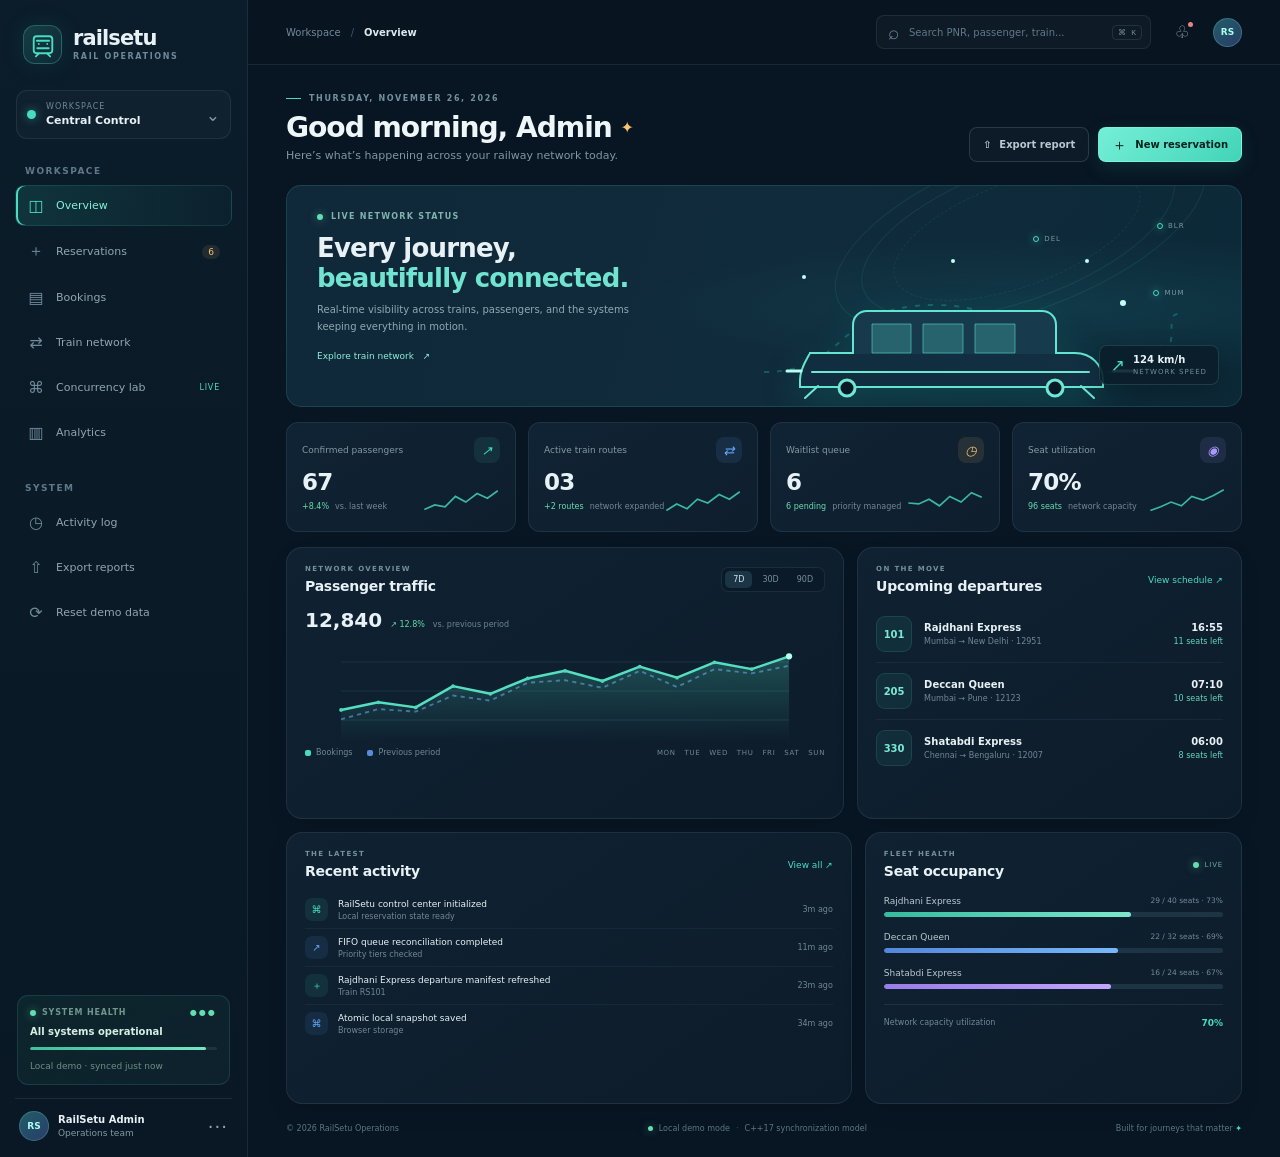
<file: web/index.html>
<!doctype html>
<html lang="en">
<head>
  <meta charset="utf-8">
  <meta name="viewport" content="width=device-width, initial-scale=1">
  <meta name="theme-color" content="#071725">
  <title>RailSetu — Operations Console</title>
  <link rel="stylesheet" href="styles.css">
</head>
<body>
  <div class="app-shell">
    <aside class="sidebar" aria-label="Primary navigation">
      <a class="brand" href="#" data-view-link="overview" aria-label="RailSetu home">
        <span class="brand-mark" aria-hidden="true">
          <svg viewBox="0 0 42 42" fill="none"><path d="M8 28.5V12.8c0-2.2 1.8-4 4-4h18c2.2 0 4 1.8 4 4v15.7c0 2.2-1.8 4-4 4H12c-2.2 0-4-1.8-4-4Z" stroke="currentColor" stroke-width="2.6"/><path d="M12.5 15h17M13 25.5h16M15 33l-4 4m16-4 4 4M15 19.5h.1m11.8 0h.1" stroke="currentColor" stroke-width="2.6" stroke-linecap="round"/></svg>
        </span>
        <span class="brand-copy"><b>railsetu</b><small>RAIL OPERATIONS</small></span>
      </a>

      <div class="workspace-switch">
        <span class="workspace-dot"></span>
        <span><small>WORKSPACE</small><b>Central Control</b></span>
        <span class="switch-chevron">⌄</span>
      </div>

      <p class="nav-label">WORKSPACE</p>
      <nav class="nav-list">
        <button class="nav-item active" data-view="overview"><span class="nav-icon">◫</span>Overview</button>
        <button class="nav-item" data-view="reservations"><span class="nav-icon">＋</span>Reservations <span class="nav-count" id="nav-wait-count">0</span></button>
        <button class="nav-item" data-view="bookings"><span class="nav-icon">▤</span>Bookings</button>
        <button class="nav-item" data-view="trains"><span class="nav-icon">⇄</span>Train network</button>
        <button class="nav-item" data-view="concurrency"><span class="nav-icon">⌘</span>Concurrency lab <span class="nav-live">LIVE</span></button>
        <button class="nav-item" data-view="analytics"><span class="nav-icon">▥</span>Analytics</button>
      </nav>

      <p class="nav-label nav-label-lower">SYSTEM</p>
      <nav class="nav-list">
        <button class="nav-item" data-view="activity"><span class="nav-icon">◷</span>Activity log</button>
        <button class="nav-item" data-action="export"><span class="nav-icon">⇧</span>Export reports</button>
        <button class="nav-item" data-action="reset"><span class="nav-icon">⟳</span>Reset demo data</button>
      </nav>

      <div class="sidebar-spacer"></div>
      <div class="sync-card">
        <div class="sync-heading"><span class="pulse-dot"></span> SYSTEM HEALTH <span>●●●</span></div>
        <strong>All systems operational</strong>
        <div class="sync-meter"><i></i></div>
        <small>Local demo · synced just now</small>
      </div>
      <div class="profile">
        <div class="avatar">RS</div>
        <div class="profile-copy"><b>RailSetu Admin</b><small>Operations team</small></div>
        <span class="icon-button profile-menu" aria-hidden="true">···</span>
      </div>
    </aside>

    <main class="main-content">
      <header class="topbar">
        <div class="breadcrumbs"><span>Workspace</span><b>/</b><strong id="breadcrumb-current">Overview</strong></div>
        <div class="topbar-tools">
          <label class="global-search"><span>⌕</span><input id="global-search" type="search" placeholder="Search PNR, passenger, train..." aria-label="Search"><kbd>⌘ K</kbd></label>
          <button class="icon-button notification-button" aria-label="Open activity log" data-view-link="activity">♧<i></i></button>
          <div class="top-avatar">RS</div>
        </div>
      </header>

      <div class="page-wrap">
        <section class="view active" id="view-overview">
          <div class="page-heading">
            <div><p class="eyebrow"><span class="eyebrow-line"></span> THURSDAY, NOVEMBER 26, 2026</p><h1>Good morning, Admin <span class="wave">✦</span></h1><p class="muted">Here’s what’s happening across your railway network today.</p></div>
            <div class="heading-actions"><button class="button button-quiet" data-action="export"><span>⇧</span> Export report</button><button class="button button-primary" data-action="new-booking"><span>＋</span> New reservation</button></div>
          </div>

          <div class="hero-panel">
            <div class="hero-copy"><div class="hero-tag"><span class="pulse-dot"></span> LIVE NETWORK STATUS</div><h2>Every journey,<br><em>beautifully connected.</em></h2><p>Real-time visibility across trains, passengers, and the systems keeping everything in motion.</p><button class="hero-link" data-view-link="trains">Explore train network <span>↗</span></button></div>
            <div class="hero-art" aria-hidden="true">
              <div class="orbit orbit-one"></div><div class="orbit orbit-two"></div><div class="orbit orbit-three"></div>
              <div class="route-node node-a"><i></i><span>DEL</span></div><div class="route-node node-b"><i></i><span>MUM</span></div><div class="route-node node-c"><i></i><span>BLR</span></div>
              <svg class="hero-train" viewBox="0 0 460 180" fill="none"><path d="M29 139C115 139 99 72 199 72s90 67 178 67 46-58 66-58" stroke="#1BDFC0" stroke-opacity=".28" stroke-width="2" stroke-dasharray="5 8"/><path d="M74 120h266c16 0 28 12 28 27v7H65v-7c0-15 12-27 9-27Z" fill="#112D3F" stroke="#64E5D2" stroke-width="2"/><path d="M118 121v-29c0-8 6-14 14-14h175c8 0 14 6 14 14v29" fill="#17384B" stroke="#64E5D2" stroke-width="2"/><path d="M137 91h39v29h-39zm51 0h40v29h-40zm52 0h40v29h-40z" fill="#57D8C8" fill-opacity=".26" stroke="#55D9C8" stroke-opacity=".6"/><path d="M77 139h277M83 153l-13 12m276-12 13 12" stroke="#71E6D3" stroke-width="2" stroke-linecap="round"/><circle cx="112" cy="155" r="8" fill="#071725" stroke="#71E6D3" stroke-width="3"/><circle cx="320" cy="155" r="8" fill="#071725" stroke="#71E6D3" stroke-width="3"/><path d="M66 138h-14m326 0h22" stroke="#B6FFF3" stroke-width="3" stroke-linecap="round"/><circle cx="388" cy="70" r="3" fill="#C5FFF7"/><circle cx="69" cy="44" r="2" fill="#C5FFF7"/><circle cx="352" cy="28" r="2" fill="#C5FFF7"/><circle cx="218" cy="28" r="2" fill="#C5FFF7"/></svg>
              <div class="speed-chip"><span>↗</span><div><b>124 km/h</b><small>NETWORK SPEED</small></div></div>
            </div>
          </div>

          <div class="metric-grid" id="metric-grid"></div>

          <div class="content-grid">
            <article class="card traffic-card">
              <div class="card-heading"><div><p class="card-kicker">NETWORK OVERVIEW</p><h3>Passenger traffic</h3></div><div class="segmented" role="group" aria-label="Chart range"><button class="selected" data-chart-range="7D">7D</button><button data-chart-range="30D">30D</button><button data-chart-range="90D">90D</button></div></div>
              <div class="chart-summary"><strong id="traffic-total">12,840</strong><span class="trend-up">↗ 12.8%</span><small>vs. previous period</small></div>
              <div class="traffic-chart" id="traffic-chart" aria-label="Passenger traffic chart"></div>
              <div class="chart-legend"><span><i class="legend-teal"></i>Bookings</span><span><i class="legend-blue"></i>Previous period</span><span class="chart-axis">MON &nbsp; TUE &nbsp; WED &nbsp; THU &nbsp; FRI &nbsp; SAT &nbsp; SUN</span></div>
            </article>
            <article class="card departures-card">
              <div class="card-heading"><div><p class="card-kicker">ON THE MOVE</p><h3>Upcoming departures</h3></div><button class="text-button" data-view-link="trains">View schedule ↗</button></div>
              <div id="departure-list" class="departure-list"></div>
            </article>
          </div>

          <div class="content-grid lower-grid">
            <article class="card activity-card">
              <div class="card-heading"><div><p class="card-kicker">THE LATEST</p><h3>Recent activity</h3></div><button class="text-button" data-view-link="activity">View all ↗</button></div>
              <div id="recent-activity" class="activity-list"></div>
            </article>
            <article class="card capacity-card">
              <div class="card-heading"><div><p class="card-kicker">FLEET HEALTH</p><h3>Seat occupancy</h3></div><span class="live-pill"><i></i> LIVE</span></div>
              <div id="occupancy-list" class="occupancy-list"></div>
              <div class="capacity-foot"><span>Network capacity utilization</span><b id="network-occupancy">—</b></div>
            </article>
          </div>
        </section>

        <section class="view" id="view-reservations">
          <div class="page-heading"><div><p class="eyebrow">BOOKING OPERATIONS</p><h1>Reservations</h1><p class="muted">Create a journey and allocate a seat in a few seconds.</p></div><button class="button button-primary" data-action="new-booking">＋ New reservation</button></div>
          <div class="reservation-layout">
            <article class="card reservation-form-card"><div class="card-heading"><div><p class="card-kicker">NEW JOURNEY</p><h3>Passenger details</h3></div><span class="step-badge">01 <i>/ 01</i></span></div>
              <form id="booking-form" class="booking-form">
                <label>Passenger full name<input name="passenger" required minlength="2" placeholder="e.g. Aanya Sharma"></label>
                <div class="form-row"><label>Train<select name="train" id="booking-train" required></select></label><label>Passengers<select name="seats"><option value="1">1 passenger</option><option value="2">2 passengers</option><option value="3">3 passengers</option><option value="4">4 passengers</option></select></label></div>
                <div class="form-row"><label>Priority category<select name="category"><option value="GENERAL">General</option><option value="TATKAL">Tatkal</option><option value="LADIES">Ladies</option><option value="SENIOR">Senior citizen</option></select></label><label>Seat selection<button class="button button-quiet button-small" id="seat-picker" type="button" data-action="choose-seat">Choose on seat map</button></label></div>
                <div class="form-note"><span>✦</span><p>Priority bookings are promoted before general bookings. Equal-priority passengers keep their place in the FIFO queue.</p></div>
                <button class="button button-primary button-wide" type="submit">Reserve seat <span>→</span></button>
              </form>
            </article>
            <aside class="card trip-preview"><p class="card-kicker">YOUR JOURNEY</p><h3>Route preview</h3><div id="reservation-route" class="route-preview"></div><div class="preview-facts"><div><span>Estimated travel</span><b>6h 20m</b></div><div><span>Base fare</span><b id="preview-fare">INR 0</b></div><div><span>Seat availability</span><b id="preview-availability">—</b></div></div><div class="secure-note"><span>◈</span> Seat allocation protected by RailSetu synchronization</div></aside>
          </div>
          <article class="card table-card"><div class="card-heading"><div><p class="card-kicker">LATEST RECORDS</p><h3>Recent reservations</h3></div><button class="text-button" data-view-link="bookings">View all ↗</button></div><div class="table-wrap"><table><thead><tr><th>PNR / PASSENGER</th><th>TRAIN</th><th>SEAT</th><th>PRIORITY</th><th>STATUS</th><th>FARE</th></tr></thead><tbody id="reservation-table"></tbody></table></div></article>
        </section>

        <section class="view" id="view-bookings">
          <div class="page-heading"><div><p class="eyebrow">RESERVATION RECORDS</p><h1>Bookings</h1><p class="muted">Search, review, and manage passenger bookings.</p></div><button class="button button-primary" data-action="new-booking">＋ New reservation</button></div>
          <article class="card table-card full-table-card"><div class="table-toolbar"><label class="table-search">⌕ <input id="booking-search" type="search" placeholder="Filter by PNR or passenger..."></label><select id="booking-status-filter"><option value="ALL">All statuses</option><option>CONFIRMED</option><option>WAITLISTED</option><option>CANCELLED</option></select><select id="booking-priority-filter"><option value="ALL">All categories</option><option>GENERAL</option><option>LADIES</option><option>SENIOR</option><option>TATKAL</option></select></div><div class="table-wrap"><table><thead><tr><th>PNR / PASSENGER</th><th>TRAIN / ROUTE</th><th>COACH / SEAT</th><th>CATEGORY</th><th>STATUS</th><th>FARE / REFUND</th><th>ACTION</th></tr></thead><tbody id="all-bookings-table"></tbody></table></div><div class="table-foot" id="bookings-foot"></div></article>
        </section>

        <section class="view" id="view-trains">
          <div class="page-heading"><div><p class="eyebrow">ROUTE CONTROL</p><h1>Train network</h1><p class="muted">Explore routes, capacity, and live seat availability.</p></div><div class="heading-actions"><button class="button button-quiet" data-view-link="analytics">Network analytics</button><button class="button button-primary" data-action="new-booking">＋ Book a seat</button></div></div>
          <div class="network-summary" id="network-summary"></div><div class="train-grid" id="train-grid"></div>
        </section>

        <section class="view" id="view-concurrency">
          <div class="page-heading"><div><p class="eyebrow">OPERATING SYSTEMS LAB</p><h1>Concurrency lab</h1><p class="muted">See mutual exclusion, FIFO promotion, and race prevention in action.</p></div><span class="lab-status"><i></i> SIMULATION READY</span></div>
          <div class="lab-grid">
            <article class="card lab-controls"><div class="card-heading"><div><p class="card-kicker">WORKLOAD CONFIGURATION</p><h3>Run a booking simulation</h3></div><span class="lab-glyph">⌘</span></div><label>Concurrent requests <div class="range-control"><input id="thread-range" type="range" min="8" max="128" step="8" value="64"><output id="thread-output">64 threads</output></div></label><label>Available seats<select id="lab-capacity"><option value="20">20 seats</option><option value="50">50 seats</option><option value="100" selected>100 seats</option></select></label><label>Synchronization mode<select id="lab-mode"><option value="safe">Safe mode · mutex protected</option><option value="unsafe">Unsafe demo · stale reads</option></select></label><button class="button button-primary button-wide" id="run-lab">▶ Run simulation</button><p class="tiny-note">The unsafe mode is an educational simulation isolated from your live bookings.</p></article>
            <article class="card lab-results"><div class="card-heading"><div><p class="card-kicker">EXECUTION TRACE</p><h3>Thread activity</h3></div><span class="run-badge" id="lab-run-state">IDLE</span></div><div class="trace-track" id="trace-track"><div class="trace-empty"><span>⌁</span><b>Ready to run</b><small>Configure a workload to visualize thread coordination.</small></div></div><div class="lab-metrics" id="lab-metrics"><div><small>CONFIRMED</small><b>—</b></div><div><small>WAITLISTED</small><b>—</b></div><div><small>DUPLICATE SEATS</small><b>—</b></div><div><small>ELAPSED</small><b>—</b></div></div></article>
          </div>
          <div class="concept-grid"><article class="concept-card"><span class="concept-icon icon-lock">▣</span><div><small>MECHANISM 01</small><h3>Mutual exclusion</h3><p>One thread updates shared seat state at a time. The check and assignment form a single critical section.</p></div><div class="lock-visual"><i></i><i></i><i></i><i></i></div></article><article class="concept-card"><span class="concept-icon icon-cv">◉</span><div><small>MECHANISM 02</small><h3>Condition variable</h3><p>Waiting workers sleep until capacity changes, then re-check the predicate after waking.</p></div><div class="cv-wave"><i></i><i></i><i></i><i></i><i></i></div></article><article class="concept-card"><span class="concept-icon icon-sem">▤</span><div><small>MECHANISM 03</small><h3>Counting semaphore</h3><p>A permit counter gates worker start-up. A semaphore counts resources; a mutex guards ownership.</p></div><div class="permit-visual"><i></i><i></i><i></i><i></i><i></i></div></article></div>
          <article class="card timeline-card"><div class="card-heading"><div><p class="card-kicker">LOCK ORDERING</p><h3>Deadlock prevention</h3></div><button class="button button-quiet button-small" id="deadlock-demo">Run safe lock demo</button></div><div class="deadlock-flow"><div><small>THREAD A</small><b>Acquire Lock 1</b><span>↓</span><b>Acquire Lock 2</b></div><div class="flow-center"><span>std::lock()</span><i>⟷</i><small>CIRCULAR WAIT PREVENTED</small></div><div><small>THREAD B</small><b>Acquire Lock 1</b><span>↓</span><b>Acquire Lock 2</b></div></div><div class="deadlock-result" id="deadlock-result">Consistent lock acquisition order prevents circular wait.</div></article>
        </section>

        <section class="view" id="view-analytics">
          <div class="page-heading"><div><p class="eyebrow">PERFORMANCE &amp; INSIGHTS</p><h1>Network analytics</h1><p class="muted">A clear view of occupancy, demand, fairness, and throughput.</p></div><button class="button button-primary" data-action="export">⇧ Export reports</button></div>
          <div class="metric-grid" id="analytics-metrics"></div><div class="analytics-grid"><article class="card"><div class="card-heading"><div><p class="card-kicker">CAPACITY BY ROUTE</p><h3>Occupancy overview</h3></div><span class="live-pill"><i></i> LIVE</span></div><div id="analytics-occupancy"></div></article><article class="card"><div class="card-heading"><div><p class="card-kicker">DEMAND MIX</p><h3>Booking categories</h3></div></div><div class="donut-wrap"><div class="donut-chart"><div><b id="donut-total">0</b><small>BOOKINGS</small></div></div><div class="donut-legend" id="donut-legend"></div></div></article></div><article class="card chart-card"><div class="card-heading"><div><p class="card-kicker">FAIRNESS CHECK</p><h3>Priority policy</h3></div></div><div id="priority-chart"></div></article>
        </section>

        <section class="view" id="view-activity">
          <div class="page-heading"><div><p class="eyebrow">SYSTEM OBSERVABILITY</p><h1>Activity log</h1><p class="muted">A transparent event stream for booking and synchronization activity.</p></div><button class="button button-quiet" data-action="export">⇧ Export log</button></div>
          <article class="card activity-page-card"><div class="table-toolbar"><div class="log-stream-status"><i></i> STREAMING LOCAL EVENTS</div><select id="activity-filter"><option value="ALL">All events</option><option>BOOKING</option><option>WAITLIST</option><option>PROMOTE</option><option>CANCEL</option><option>SYSTEM</option></select></div><div id="full-activity" class="full-activity"></div></article>
        </section>

        <footer class="page-footer"><span>© 2026 RailSetu Operations</span><span><i></i> Local demo mode <b>·</b> C++17 synchronization model</span><span>Built for journeys that matter <b>✦</b></span></footer>
      </div>
    </main>
  </div>

  <div class="toast-stack" id="toast-stack" aria-live="polite"></div>
  <dialog class="confirm-dialog" id="confirm-dialog"><form method="dialog"><div class="dialog-icon">!</div><h3 id="dialog-title">Confirm action</h3><p id="dialog-message">Are you sure?</p><div class="dialog-actions"><button class="button button-quiet" value="cancel">Keep it</button><button class="button button-danger" id="dialog-confirm" value="confirm">Confirm</button></div></form></dialog>
  <script src="app.js"></script>
</body>
</html>
</file>
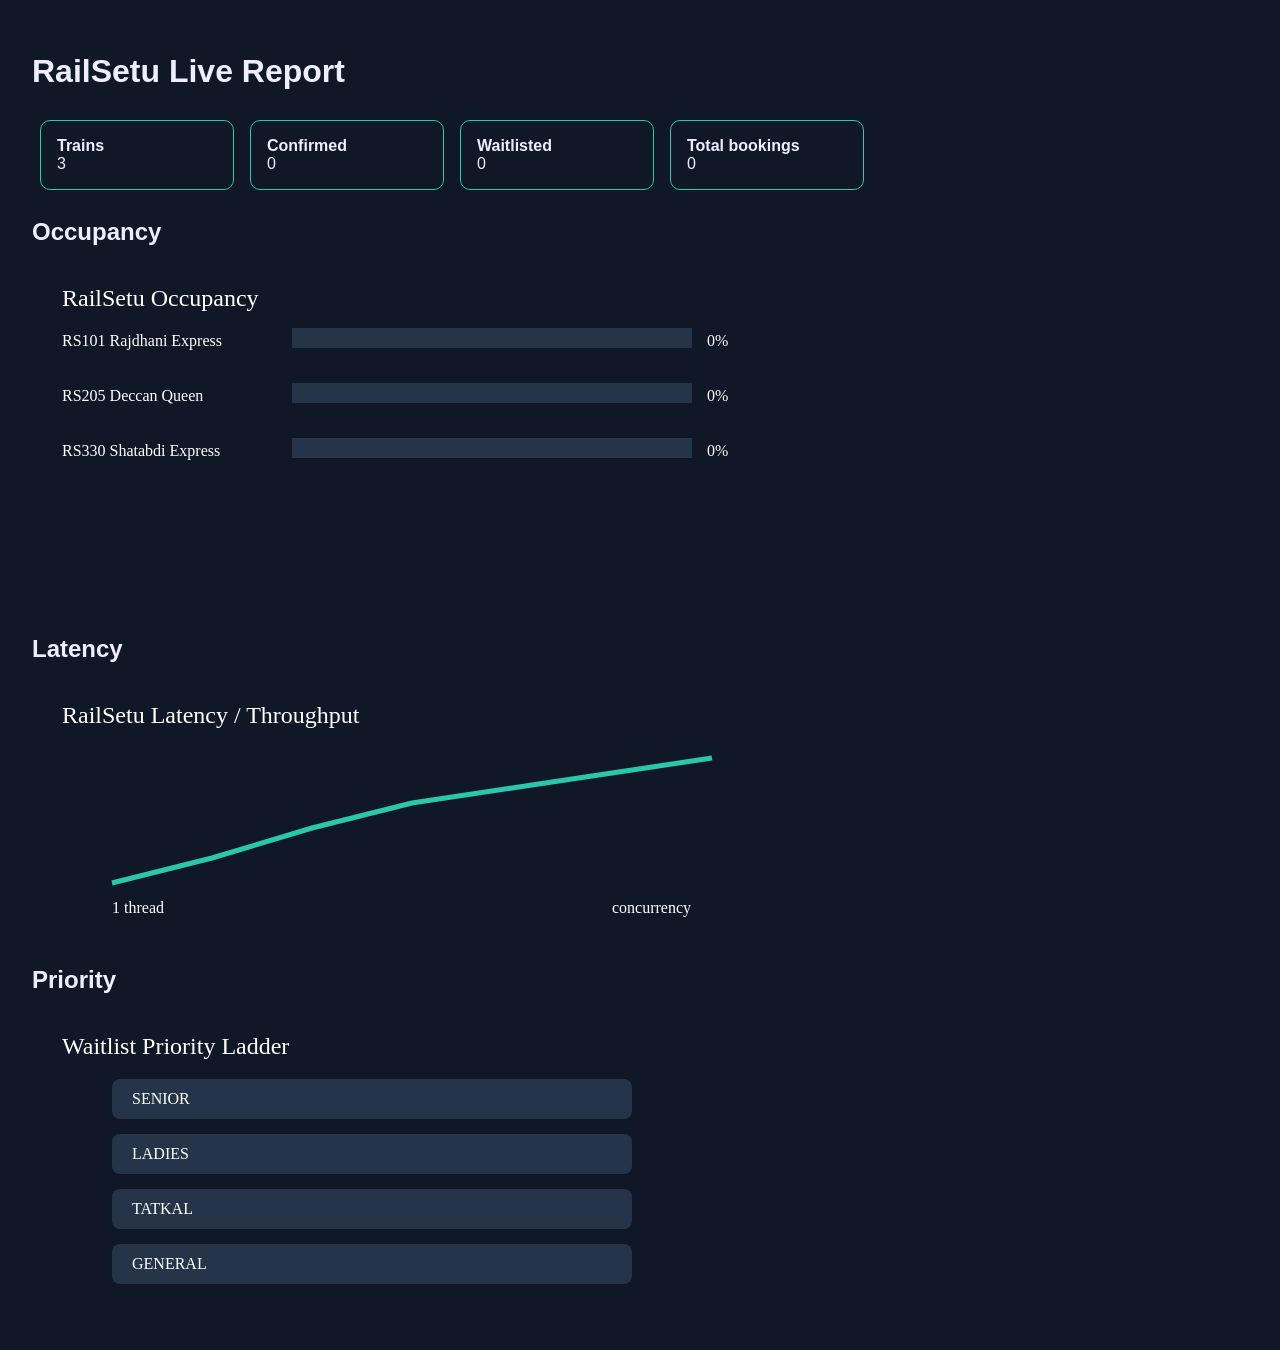
<file: reports/railsetu_report.html>
<!doctype html><html><head><meta charset="utf-8"><title>RailSetu Report</title><style>body{background:#101827;color:#eef;font-family:sans-serif;padding:24px}.card{display:inline-block;border:1px solid #29c7ac;border-radius:10px;padding:16px;margin:8px;min-width:160px}svg{max-width:100%}</style></head><body><h1>RailSetu Live Report</h1><div class='card'><b>Trains</b><br>3</div><div class='card'><b>Confirmed</b><br>0</div><div class='card'><b>Waitlisted</b><br>0</div><div class='card'><b>Total bookings</b><br>0</div><h2>Occupancy</h2><img src='occupancy.svg' alt='Occupancy report'><h2>Latency</h2><img src='latency.svg' alt='Latency report'><h2>Priority</h2><img src='priority.svg' alt='Priority report'></body></html>
</file>
<file: web/styles.css>
:root {
  color-scheme: dark;
  --bg: #081522;
  --sidebar: #0a1927;
  --surface: #0e2030;
  --surface-2: #112638;
  --surface-3: #152c3e;
  --stroke: rgba(167, 199, 215, .105);
  --stroke-bright: rgba(167, 199, 215, .18);
  --text: #e8f1f5;
  --muted: #8299a8;
  --soft: #a7bac5;
  --teal: #46ddc0;
  --teal-2: #85f1d9;
  --blue: #66a8ff;
  --violet: #a999ff;
  --amber: #f0bf72;
  --red: #ff8290;
  --green: #63deb1;
  --radius: 16px;
  font-family: Inter, ui-sans-serif, system-ui, -apple-system, BlinkMacSystemFont, "Segoe UI", sans-serif;
}

* { box-sizing: border-box; }
html { min-width: 340px; scroll-behavior: smooth; }
body { margin: 0; min-height: 100vh; background: var(--bg); color: var(--text); font-size: 13px; }
button, input, select { font: inherit; }
button { cursor: pointer; }
button:focus-visible, input:focus-visible, select:focus-visible { outline: 2px solid var(--teal); outline-offset: 3px; }
::selection { color: #041712; background: var(--teal); }

.app-shell { display: flex; min-height: 100vh; }
.sidebar { width: 248px; flex: 0 0 248px; min-height: 100vh; padding: 23px 15px 14px; display: flex; flex-direction: column; background: linear-gradient(180deg, #0b1c2a 0%, #091824 100%); border-right: 1px solid var(--stroke); }
.brand { display: flex; gap: 11px; align-items: center; padding: 2px 8px 26px; color: var(--text); text-decoration: none; }
.brand-mark { width: 39px; height: 39px; display: grid; place-items: center; color: var(--teal); background: linear-gradient(135deg, rgba(62, 216, 189, .18), rgba(58, 135, 162, .12)); border: 1px solid rgba(88, 232, 207, .27); border-radius: 12px; box-shadow: 0 0 26px rgba(48, 213, 184, .11); }
.brand-mark svg { width: 30px; height: 30px; }
.brand-copy { display: flex; flex-direction: column; gap: 3px; }
.brand-copy b { font-size: 21px; line-height: 1; letter-spacing: -.9px; font-weight: 720; }
.brand-copy small { color: #6f8998; font-size: 8px; letter-spacing: 1.65px; font-weight: 750; }
.workspace-switch { position: relative; display: flex; align-items: center; gap: 10px; padding: 11px 10px; margin: 0 1px 27px; background: rgba(255,255,255,.025); border: 1px solid var(--stroke); border-radius: 11px; }
.workspace-dot { width: 9px; height: 9px; flex: 0 0 9px; background: var(--teal); border-radius: 50%; box-shadow: 0 0 10px rgba(70, 221, 192, .5); }
.workspace-switch span:nth-child(2) { display: grid; gap: 3px; }
.workspace-switch small { color: #6e8797; font-size: 8px; letter-spacing: 1px; }
.workspace-switch b { font-size: 11px; font-weight: 600; }
.switch-chevron { margin-left: auto; color: var(--muted); font-size: 17px; }
.nav-label { padding: 0 10px; margin: 0 0 9px; font-size: 9px; font-weight: 750; letter-spacing: 1.45px; color: #607989; }
.nav-label-lower { margin-top: 30px; }
.nav-list { display: grid; gap: 4px; }
.nav-item { width: 100%; display: flex; align-items: center; gap: 11px; padding: 10px 11px; color: #91a5b1; background: transparent; border: 1px solid transparent; border-radius: 9px; text-align: left; font-size: 11px; transition: .2s ease; }
.nav-item:hover { color: var(--text); background: rgba(255,255,255,.035); }
.nav-item.active { color: var(--teal-2); background: linear-gradient(90deg, rgba(53, 206, 178, .14), rgba(53, 206, 178, .035)); border-color: rgba(82, 228, 200, .12); box-shadow: inset 2px 0 0 var(--teal); }
.nav-icon { width: 18px; color: #6f8998; font-size: 16px; text-align: center; }
.nav-item.active .nav-icon { color: var(--teal); }
.nav-count { margin-left: auto; padding: 2px 6px; color: #f6c477; background: rgba(240,191,114,.1); border-radius: 10px; font-size: 9px; }
.nav-live { margin-left: auto; color: var(--teal); font-size: 8px; letter-spacing: .8px; }
.sidebar-spacer { flex: 1; min-height: 40px; }
.sync-card { padding: 12px; margin: 0 2px 13px; border: 1px solid rgba(88, 210, 170, .15); border-radius: 11px; background: linear-gradient(145deg, rgba(34, 106, 91, .16), rgba(17, 40, 50, .6)); }
.sync-heading { display: flex; align-items: center; gap: 6px; margin-bottom: 9px; color: #72968c; font-size: 8px; letter-spacing: .85px; font-weight: 750; }
.sync-heading span:last-child { margin-left: auto; color: var(--green); letter-spacing: 2px; font-size: 8px; }
.pulse-dot, .live-pill i, .lab-status i, .page-footer i, .log-stream-status i { position: relative; width: 6px; height: 6px; border-radius: 50%; background: var(--green); box-shadow: 0 0 9px rgba(99,222,177,.55); }
.sync-card strong { display: block; font-size: 10px; font-weight: 570; color: #d7eee4; }
.sync-meter { height: 3px; margin: 10px 0 7px; border-radius: 4px; background: rgba(255,255,255,.08); overflow: hidden; }
.sync-meter i { display: block; width: 94%; height: 100%; background: linear-gradient(90deg, #3fbf9c, #78e5c4); border-radius: inherit; }
.sync-card>small { color: #6f8e84; font-size: 9px; }
.profile { display: flex; align-items: center; gap: 9px; padding: 12px 4px 2px; border-top: 1px solid var(--stroke); }
.avatar, .top-avatar { display: grid; place-items: center; color: #adfff1; background: linear-gradient(140deg, #225c66, #293d6a); border: 1px solid rgba(115, 224, 212, .25); border-radius: 50%; font-size: 9px; font-weight: 750; }
.avatar { width: 30px; height: 30px; }
.profile-copy { display: grid; gap: 3px; }
.profile-copy b { font-size: 10px; font-weight: 600; }
.profile-copy small { color: var(--muted); font-size: 9px; }
.icon-button { display: grid; place-items: center; color: #90a5b0; background: transparent; border: 0; }
.profile-menu { margin-left: auto; font-size: 18px; letter-spacing: 1px; }

.main-content { min-width: 0; flex: 1; }
.topbar { height: 65px; display: flex; align-items: center; justify-content: space-between; padding: 0 38px; border-bottom: 1px solid var(--stroke); background: rgba(8,21,34,.78); }
.breadcrumbs { display: flex; align-items: center; gap: 10px; color: #728997; font-size: 10px; }
.breadcrumbs b { color: #3e5868; font-weight: 400; }
.breadcrumbs strong { color: #dce8ed; font-weight: 550; }
.topbar-tools { display: flex; align-items: center; gap: 17px; }
.global-search { height: 34px; min-width: 275px; display: flex; align-items: center; gap: 8px; padding: 0 8px 0 11px; background: rgba(255,255,255,.028); border: 1px solid var(--stroke); border-radius: 8px; color: #6e8796; }
.global-search>span { font-size: 19px; line-height: 1; }
.global-search input { width: 100%; min-width: 0; color: var(--text); background: none; border: 0; outline: 0; font-size: 10px; }
.global-search input::placeholder { color: #607886; }
kbd { flex: 0 0 auto; padding: 2px 5px; color: #728895; border: 1px solid rgba(176,206,222,.12); border-radius: 4px; font-size: 8px; }
.notification-button { position: relative; width: 28px; height: 28px; font-size: 17px; }
.notification-button i { position: absolute; top: 4px; right: 3px; width: 5px; height: 5px; background: #e88489; border-radius: 50%; }
.top-avatar { width: 29px; height: 29px; }
.page-wrap { max-width: 1530px; padding: 29px 38px 24px; margin: 0 auto; }
.view { display: none; animation: appear .32s ease both; }
.view.active { display: block; }
@keyframes appear { from { opacity: 0; transform: translateY(7px); } to { opacity: 1; transform: none; } }
.page-heading { display: flex; justify-content: space-between; align-items: flex-end; gap: 20px; margin: 0 0 23px; }
.page-heading h1 { margin: 8px 0 5px; color: #eff6f8; font-size: clamp(24px, 2.2vw, 31px); font-weight: 650; letter-spacing: -1.05px; }
.page-heading .muted { margin: 0; color: #8196a3; font-size: 11px; }
.eyebrow, .card-kicker { color: #74909d; font-size: 8px; font-weight: 750; letter-spacing: 1.65px; }
.eyebrow { display: flex; align-items: center; gap: 8px; margin: 0; }
.eyebrow-line { display: inline-block; width: 15px; height: 1px; background: var(--teal); }
.wave { color: #f6c674; font-size: 16px; vertical-align: 4px; }
.heading-actions { display: flex; align-items: center; gap: 9px; }
.button { display: inline-flex; align-items: center; justify-content: center; gap: 8px; min-height: 35px; padding: 0 13px; border-radius: 8px; font-size: 10px; font-weight: 590; transition: transform .18s ease, box-shadow .18s ease, background .18s ease; }
.button:hover { transform: translateY(-1px); }
.button-quiet { color: #b7c8d0; background: rgba(255,255,255,.025); border: 1px solid var(--stroke-bright); }
.button-quiet:hover { background: rgba(255,255,255,.06); }
.button-primary { color: #05221e; background: linear-gradient(135deg, #75efd7, #42d4b8); border: 1px solid rgba(134,255,232,.55); box-shadow: 0 6px 20px rgba(46,205,172,.13); }
.button-primary:hover { box-shadow: 0 8px 25px rgba(46,205,172,.24); }
.button-primary span { font-size: 15px; line-height: 0; }
.button-danger { color: #fff1f2; background: #a83e50; border: 1px solid #d45e6d; }
.button-small { min-height: 29px; font-size: 9px; }
.button-wide { width: 100%; min-height: 40px; margin-top: 4px; }
.text-button { padding: 5px 0; color: var(--teal); background: none; border: 0; font-size: 9px; }
.text-button:hover { color: var(--teal-2); }

.hero-panel { min-height: 222px; position: relative; display: flex; overflow: hidden; margin-bottom: 15px; padding: 26px 30px; background: radial-gradient(ellipse at 82% 55%, rgba(32,132,142,.17), transparent 40%), linear-gradient(105deg, #10293a 0%, #102b3b 52%, #0c2535 100%); border: 1px solid rgba(87, 206, 188, .17); border-radius: 15px; }
.hero-panel::after { content: ""; position: absolute; inset: 0; pointer-events: none; background: linear-gradient(90deg, rgba(7,22,32,.04), transparent 46%, rgba(22,193,166,.025)); }
.hero-copy { position: relative; z-index: 1; width: 47%; }
.hero-tag { display: flex; align-items: center; gap: 8px; color: #7fb3ad; font-size: 8px; font-weight: 700; letter-spacing: 1.25px; }
.hero-copy h2 { margin: 13px 0 7px; font-size: 26px; line-height: 1.15; font-weight: 610; letter-spacing: -.8px; }
.hero-copy h2 em { color: #70e4d1; font-style: normal; }
.hero-copy p { max-width: 350px; margin: 0; color: #91a8b3; font-size: 10px; line-height: 1.7; }
.hero-link { padding: 0; margin-top: 16px; color: #8af0dd; background: none; border: 0; font-size: 9px; }
.hero-link span { display: inline-block; margin-left: 6px; transition: transform .2s; }
.hero-link:hover span { transform: translate(3px,-2px); }
.hero-art { position: absolute; top: 0; right: 10px; width: 54%; height: 100%; }
.hero-train { position: absolute; right: 7%; bottom: -7px; width: min(460px, 95%); filter: drop-shadow(0 13px 18px rgba(14,230,200,.13)); animation: train-glide 7s ease-in-out infinite alternate; }
@keyframes train-glide { from { transform: translateX(12px); } to { transform: translateX(-6px); } }
.orbit { position: absolute; border: 1px solid rgba(72,217,192,.1); border-radius: 50%; transform: rotate(-20deg); }
.orbit-one { width: 390px; height: 160px; top: -34px; right: 16px; }
.orbit-two { width: 330px; height: 135px; top: -20px; right: 48px; }
.orbit-three { width: 260px; height: 105px; top: -4px; right: 84px; border-style: dashed; animation: orbit 25s linear infinite; }
@keyframes orbit { to { transform: rotate(340deg); } }
.route-node { position: absolute; z-index: 1; display: flex; align-items: center; gap: 5px; color: #78999f; font-size: 7px; letter-spacing: 1px; }
.route-node i { width: 6px; height: 6px; border: 1px solid var(--teal); border-radius: 50%; background: #173a45; box-shadow: 0 0 9px rgba(70,221,192,.45); }
.node-a { top: 49px; right: 33%; }.node-b { top: 103px; right: 9%; }.node-c { top: 36px; right: 9%; }
.speed-chip { position: absolute; right: 12px; bottom: 21px; z-index: 2; display: flex; align-items: center; gap: 8px; padding: 8px 11px; background: rgba(11,31,43,.9); border: 1px solid rgba(112,229,210,.16); border-radius: 8px; box-shadow: 0 8px 24px rgba(0,0,0,.2); }
.speed-chip>span { color: var(--teal); font-size: 17px; }
.speed-chip div { display: grid; gap: 3px; }.speed-chip b { font-size: 10px; }.speed-chip small { color: #718e9a; font-size: 7px; letter-spacing: 1px; }

.metric-grid { display: grid; grid-template-columns: repeat(4, minmax(0,1fr)); gap: 12px; margin-bottom: 15px; }
.metric-card { position: relative; min-height: 110px; overflow: hidden; padding: 14px 15px 12px; background: linear-gradient(145deg, #102334, #0e1e2d); border: 1px solid var(--stroke); border-radius: 12px; transition: transform .2s, border-color .2s; }
.metric-card:hover { transform: translateY(-2px); border-color: rgba(112,229,210,.22); }
.metric-top { display: flex; align-items: center; justify-content: space-between; color: #8299a6; font-size: 9px; }
.metric-icon { width: 26px; height: 26px; display: grid; place-items: center; color: var(--teal); background: rgba(70,221,192,.09); border-radius: 8px; font-size: 13px; }
.metric-value { margin-top: 8px; font-size: 23px; line-height: 1; font-weight: 650; letter-spacing: -.7px; }
.metric-bottom { display: flex; gap: 6px; align-items: center; margin-top: 8px; color: #718895; font-size: 8px; }
.metric-bottom .up { color: #68dcae; }.metric-bottom .neutral { color: #7fa8f3; }
.metric-spark { position: absolute; width: 82px; height: 32px; right: 12px; bottom: 12px; opacity: .8; }
.metric-spark path { fill: none; stroke: var(--teal); stroke-width: 1.8; }
.metric-card:nth-child(2) .metric-icon { color: var(--blue); background: rgba(102,168,255,.1); }
.metric-card:nth-child(3) .metric-icon { color: var(--amber); background: rgba(240,191,114,.1); }
.metric-card:nth-child(4) .metric-icon { color: var(--violet); background: rgba(169,153,255,.1); }

.content-grid { display: grid; grid-template-columns: minmax(0,1.45fr) minmax(320px,1fr); gap: 13px; margin-bottom: 13px; }
.card { min-width: 0; background: linear-gradient(145deg, rgba(16,35,51,.96), rgba(13,29,43,.96)); border: 1px solid var(--stroke); border-radius: var(--radius); box-shadow: 0 8px 24px rgba(0,0,0,.06); }
.traffic-card, .departures-card, .activity-card, .capacity-card { min-height: 272px; padding: 17px 18px 14px; }
.card-heading { display: flex; align-items: center; justify-content: space-between; gap: 12px; }
.card-kicker { margin: 0 0 5px; font-size: 7px; letter-spacing: 1.35px; }
.card-heading h3, .trip-preview h3, .lab-controls h3, .lab-results h3 { margin: 0; font-size: 14px; font-weight: 590; letter-spacing: -.25px; }
.segmented { display: flex; gap: 2px; padding: 3px; background: #0a1a28; border: 1px solid var(--stroke); border-radius: 7px; }
.segmented button { padding: 4px 8px; color: #77909e; background: transparent; border: 0; border-radius: 5px; font-size: 8px; }
.segmented button.selected { color: #d3e4e9; background: #1b3546; }
.chart-summary { display: flex; align-items: baseline; gap: 8px; margin-top: 14px; }
.chart-summary strong { font-size: 20px; font-weight: 650; }.chart-summary small { color: #6d8491; font-size: 8px; }
.trend-up { color: var(--green); font-size: 8px; }
.traffic-chart { width: 100%; height: 112px; margin: 4px 0 0; }
.traffic-chart svg { width: 100%; height: 100%; overflow: visible; }
.chart-legend { display: flex; align-items: center; gap: 15px; color: #718794; font-size: 8px; }
.chart-legend span { display: flex; align-items: center; gap: 5px; }.chart-legend i { width: 6px; height: 6px; border-radius: 2px; }
.legend-teal { background: var(--teal); }.legend-blue { background: #568dd9; }.chart-axis { margin-left: auto; font-size: 7px; letter-spacing: .7px; }
.departure-list { margin-top: 12px; }
.departure-row { display: grid; grid-template-columns: 39px 1fr auto; align-items: center; gap: 9px; padding: 10px 0; border-bottom: 1px solid rgba(157,192,209,.07); }
.departure-row:last-child { border-bottom: 0; }
.train-token { width: 36px; height: 36px; display: grid; place-items: center; color: #78e9d3; background: rgba(72,209,183,.08); border: 1px solid rgba(72,209,183,.14); border-radius: 9px; font-size: 10px; font-weight: 650; }
.departure-info { display: grid; gap: 4px; min-width: 0; }.departure-info b { font-size: 10px; font-weight: 570; }.departure-info small { overflow: hidden; color: #718895; font-size: 8px; text-overflow: ellipsis; white-space: nowrap; }
.departure-time { text-align: right; display: grid; gap: 4px; }.departure-time b { font-size: 10px; font-weight: 600; }.departure-time small { color: #65d8bb; font-size: 8px; }
.lower-grid { grid-template-columns: minmax(0,1.2fr) minmax(280px,.8fr); }
.activity-list { margin-top: 12px; }
.activity-row { display: grid; grid-template-columns: 25px 1fr auto; align-items: center; gap: 8px; padding: 7px 0; border-bottom: 1px solid rgba(157,192,209,.06); }
.activity-row:last-child { border: 0; }.activity-icon { width: 23px; height: 23px; display: grid; place-items: center; border-radius: 7px; color: var(--teal); background: rgba(70,221,192,.09); font-size: 10px; }
.activity-row:nth-child(2n) .activity-icon { color: var(--blue); background: rgba(102,168,255,.09); }
.activity-copy { min-width: 0; display: grid; gap: 3px; }.activity-copy b { overflow: hidden; font-size: 9px; font-weight: 530; text-overflow: ellipsis; white-space: nowrap; }.activity-copy small, .activity-row time { color: #708793; font-size: 8px; }
.live-pill, .lab-status { display: inline-flex; align-items: center; gap: 6px; color: #6faaa0; font-size: 7px; letter-spacing: .8px; }
.occupancy-list { display: grid; gap: 15px; margin-top: 17px; }
.occupancy-item-head { display: flex; justify-content: space-between; margin-bottom: 6px; color: #b9c9d0; font-size: 9px; }.occupancy-item-head small { color: #738a97; }
.occupancy-bar { height: 5px; background: #1d3444; border-radius: 4px; overflow: hidden; }.occupancy-bar i { display: block; height: 100%; border-radius: inherit; background: linear-gradient(90deg,#35bb9f,#7ce8cd); transition: width .6s cubic-bezier(.2,.8,.2,1); }
.occupancy-item:nth-child(2) .occupancy-bar i { background: linear-gradient(90deg,#5487da,#78b8fa); }.occupancy-item:nth-child(3) .occupancy-bar i { background: linear-gradient(90deg,#987ce8,#c0a6ff); }
.capacity-foot { display: flex; justify-content: space-between; padding-top: 13px; margin-top: 15px; color: #718895; border-top: 1px solid var(--stroke); font-size: 8px; }.capacity-foot b { color: var(--teal); font-size: 9px; }
.page-footer { display: flex; justify-content: space-between; gap: 10px; margin-top: 20px; color: #5f7785; font-size: 8px; }
.page-footer span:nth-child(2) { display: flex; align-items: center; gap: 6px; }.page-footer i { width: 5px; height: 5px; }.page-footer b { color: #3c5866; font-weight: 400; }.page-footer span:last-child b { color: var(--teal); }

.reservation-layout { display: grid; grid-template-columns: minmax(0,1.2fr) minmax(290px,.8fr); gap: 14px; margin-bottom: 15px; }
.reservation-form-card, .trip-preview { padding: 19px; }
.step-badge { padding: 5px 7px; color: var(--teal); background: rgba(70,221,192,.08); border-radius: 6px; font-size: 9px; }.step-badge i { color: #64818e; font-style: normal; }
.booking-form { display: grid; gap: 12px; margin-top: 16px; }.booking-form label, .lab-controls label { display: grid; gap: 6px; color: #9ab0bb; font-size: 9px; }
.booking-form input, .booking-form select, .lab-controls select, .table-toolbar select, .confirm-dialog select { width: 100%; height: 37px; padding: 0 10px; color: #dce9ed; background: #0b1b29; border: 1px solid var(--stroke-bright); border-radius: 7px; font-size: 10px; }
select option { background: #102334; }
.form-row { display: grid; grid-template-columns: 1fr 1fr; gap: 11px; }.form-note { display: flex; gap: 9px; align-items: flex-start; padding: 9px 10px; background: rgba(88,170,155,.055); border: 1px solid rgba(88,170,155,.12); border-radius: 8px; }.form-note span { color: var(--teal); }.form-note p { margin: 0; color: #7f9a9f; font-size: 8px; line-height: 1.6; }
.trip-preview { position: relative; overflow: hidden; }.trip-preview::after { content: ""; position: absolute; right: -40px; top: 25px; width: 135px; height: 135px; border: 1px solid rgba(71,220,192,.12); border-radius: 50%; box-shadow: 0 0 0 18px rgba(71,220,192,.018), 0 0 0 36px rgba(71,220,192,.015); pointer-events: none; }
.route-preview { position: relative; display: flex; align-items: center; justify-content: space-between; margin: 26px 0 20px; }.route-preview::before { content: ""; position: absolute; top: 6px; left: 9%; right: 9%; height: 1px; background: linear-gradient(90deg,var(--teal),#4c94c8,var(--violet)); }
.route-stop { z-index: 1; display: grid; justify-items: center; gap: 7px; }.route-stop i { width: 12px; height: 12px; border: 3px solid #a6fae8; border-radius: 50%; background: #123242; box-shadow: 0 0 12px rgba(70,221,192,.25); }.route-stop:last-child i { border-color: #9bb9ff; }.route-stop b { font-size: 9px; }.route-stop small { color: #718895; font-size: 8px; }
.preview-facts { display: grid; gap: 12px; padding-top: 14px; border-top: 1px solid var(--stroke); }.preview-facts div { display: flex; justify-content: space-between; color: #8095a1; font-size: 9px; }.preview-facts b { color: #d7e3e8; font-weight: 550; }
.secure-note { display: flex; gap: 7px; align-items: center; padding-top: 14px; margin-top: 15px; color: #718d95; border-top: 1px solid var(--stroke); font-size: 8px; }.secure-note span { color: var(--teal); font-size: 14px; }
.table-card { padding: 17px 18px 0; }.table-card .card-heading { margin-bottom: 13px; }.table-wrap { width: 100%; overflow-x: auto; }
table { width: 100%; border-collapse: collapse; text-align: left; white-space: nowrap; }
thead th { padding: 9px 10px; color: #67818f; background: rgba(255,255,255,.018); border-top: 1px solid var(--stroke); border-bottom: 1px solid var(--stroke); font-size: 7px; font-weight: 700; letter-spacing: .85px; }
tbody td { padding: 10px; color: #aebfc7; border-bottom: 1px solid rgba(157,192,209,.06); font-size: 9px; }tbody tr:hover { background: rgba(255,255,255,.018); }
.passenger-cell { display: grid; gap: 4px; }.passenger-cell b { color: #e2edf0; font-size: 9px; font-weight: 560; }.passenger-cell small { color: #708895; font-size: 8px; }
.status-pill, .category-pill { display: inline-flex; align-items: center; gap: 5px; padding: 4px 7px; border-radius: 12px; font-size: 7px; letter-spacing: .35px; }.status-pill::before { content: ""; width: 5px; height: 5px; border-radius: 50%; background: currentColor; }
.status-confirmed { color: #71dfba; background: rgba(80,204,154,.09); }.status-waitlisted { color: #f1c276; background: rgba(237,182,89,.09); }.status-cancelled { color: #f28a95; background: rgba(233,98,118,.09); }
.category-pill { color: #aab9c5; background: rgba(140,167,184,.08); }.category-SENIOR { color: #d7a9ff; background: rgba(165,115,230,.1); }.category-LADIES { color: #77d9ee; background: rgba(77,189,220,.1); }.category-TATKAL { color: #f3c277; background: rgba(237,182,89,.09); }
.action-link { padding: 4px 6px; color: #f08e98; background: transparent; border: 0; font-size: 8px; }.table-toolbar { display: flex; justify-content: space-between; align-items: center; gap: 10px; padding: 0 0 13px; }.table-search { min-width: 210px; height: 32px; display: flex; align-items: center; gap: 7px; padding: 0 9px; color: #8098a3; background: #0b1b29; border: 1px solid var(--stroke); border-radius: 7px; font-size: 16px; }.table-search input { width: 100%; color: var(--text); background: none; border: 0; outline: 0; font-size: 9px; }.table-toolbar select { width: auto; min-width: 118px; height: 32px; font-size: 9px; }.table-foot { padding: 10px; color: #718895; font-size: 8px; }

.network-summary { display: grid; grid-template-columns: repeat(3,1fr); gap: 12px; margin-bottom: 15px; }.network-summary-item { padding: 14px; background: var(--surface); border: 1px solid var(--stroke); border-radius: 11px; }.network-summary-item small { color: #768f9b; font-size: 8px; letter-spacing: .8px; }.network-summary-item b { display: block; margin-top: 8px; font-size: 21px; }.train-grid { display: grid; grid-template-columns: repeat(3,minmax(0,1fr)); gap: 13px; }.train-card { overflow: hidden; padding: 16px; background: linear-gradient(145deg,#102638,#0d1d2b); border: 1px solid var(--stroke); border-radius: 13px; transition: transform .2s,border .2s; }.train-card:hover { transform: translateY(-3px); border-color: rgba(76,220,195,.25); }.train-card-top { display: flex; justify-content: space-between; align-items: flex-start; }.train-code { color: var(--teal); font-size: 9px; font-weight: 700; letter-spacing: .8px; }.train-card h3 { margin: 7px 0 4px; font-size: 14px; font-weight: 580; }.train-card p { margin: 0; color: #748c98; font-size: 9px; }.train-route-line { display: flex; justify-content: space-between; align-items: center; margin: 21px 0 17px; }.train-route-line div { display: grid; gap: 4px; }.train-route-line b { font-size: 13px; }.train-route-line small { color: #768d99; font-size: 8px; }.route-dash { flex: 1; height: 1px; margin: 0 9px; background: repeating-linear-gradient(90deg,#3f7880 0 3px,transparent 3px 7px); }.train-card-bottom { display: flex; justify-content: space-between; align-items: center; padding-top: 12px; border-top: 1px solid var(--stroke); color: #7d929e; font-size: 8px; }.train-card-bottom b { color: #d6e5e9; font-size: 9px; }.train-card .occupancy-bar { margin-top: 9px; }

.lab-status { padding: 7px 9px; color: var(--green); background: rgba(99,222,177,.07); border: 1px solid rgba(99,222,177,.13); border-radius: 20px; }
.lab-grid { display: grid; grid-template-columns: minmax(260px,.78fr) minmax(0,1.22fr); gap: 14px; margin-bottom: 14px; }.lab-controls, .lab-results { padding: 18px; }.lab-glyph { color: var(--teal); font-size: 20px; }.lab-controls label { margin-top: 17px; }.range-control { display: flex; align-items: center; gap: 11px; }.range-control input { flex: 1; accent-color: var(--teal); }.range-control output { min-width: 63px; color: #c4d6dc; font-size: 9px; text-align: right; }.lab-controls select { margin-top: 1px; }.lab-controls .button { margin-top: 19px; }.tiny-note { margin: 11px 0 0; color: #6f8794; font-size: 8px; line-height: 1.5; }
.run-badge { padding: 4px 7px; color: #7a94a0; background: #152c3c; border-radius: 5px; font-size: 7px; letter-spacing: .8px; }.run-badge.running { color: var(--amber); }.run-badge.done { color: var(--green); }
.trace-track { min-height: 128px; display: flex; align-items: center; justify-content: center; margin-top: 13px; padding: 12px; background: #091a28; border: 1px solid var(--stroke); border-radius: 9px; }
.trace-empty { display: grid; justify-items: center; gap: 7px; color: #77909c; }.trace-empty span { color: #55d9c0; font-size: 22px; }.trace-empty b { color: #b6c8cf; font-size: 10px; font-weight: 540; }.trace-empty small { font-size: 8px; }
.thread-lanes { width: 100%; display: grid; gap: 6px; }.thread-lane { display: grid; grid-template-columns: 39px 1fr 37px; gap: 7px; align-items: center; color: #7f97a3; font-size: 7px; }.lane-track { height: 8px; overflow: hidden; background: #1b3040; border-radius: 5px; }.lane-bar { height: 100%; width: 0; background: linear-gradient(90deg,#42c5aa,#8af1da); border-radius: inherit; animation: lane-fill .7s ease forwards; }.lane-bar.queued { background: linear-gradient(90deg,#735eb9,#a695ec); }.lane-bar.unsafe { background: linear-gradient(90deg,#b4515c,#f3947d); }.lane-time { text-align: right; color: #7b96a1; }.thread-lanes.compact .thread-lane:nth-child(n+9) { display: none; }
.lab-metrics { display: grid; grid-template-columns: repeat(4,1fr); margin-top: 13px; padding-top: 12px; border-top: 1px solid var(--stroke); }.lab-metrics div { display: grid; gap: 5px; padding: 0 9px; border-right: 1px solid var(--stroke); }.lab-metrics div:first-child { padding-left: 0; }.lab-metrics div:last-child { border: 0; }.lab-metrics small { color: #728995; font-size: 7px; letter-spacing: .6px; }.lab-metrics b { font-size: 13px; font-weight: 620; }
@keyframes lane-fill { to { width: var(--lane-width); } }
.concept-grid { display: grid; grid-template-columns: repeat(3,minmax(0,1fr)); gap: 12px; margin-bottom: 14px; }.concept-card { position: relative; min-height: 146px; display: flex; gap: 11px; overflow: hidden; padding: 15px; background: linear-gradient(145deg,#102334,#0d1e2d); border: 1px solid var(--stroke); border-radius: 12px; }.concept-icon { width: 29px; height: 29px; flex: 0 0 29px; display: grid; place-items: center; border-radius: 8px; color: var(--teal); background: rgba(70,221,192,.09); }.icon-cv { color: var(--blue); background: rgba(102,168,255,.1); }.icon-sem { color: var(--violet); background: rgba(169,153,255,.1); }.concept-card small { color: #6d8794; font-size: 7px; letter-spacing: 1px; }.concept-card h3 { margin: 6px 0; font-size: 11px; }.concept-card p { max-width: 250px; margin: 0; color: #8196a2; font-size: 8px; line-height: 1.55; }.lock-visual, .permit-visual { position: absolute; right: 13px; bottom: 11px; display: flex; gap: 4px; opacity: .5; }.lock-visual i, .permit-visual i { width: 8px; height: 8px; border: 1px solid #43cdb5; border-radius: 2px; animation: light-pulse 1.3s infinite alternate; }.lock-visual i:nth-child(2),.permit-visual i:nth-child(2){animation-delay:.2s}.lock-visual i:nth-child(3),.permit-visual i:nth-child(3){animation-delay:.4s}.lock-visual i:nth-child(4),.permit-visual i:nth-child(4){animation-delay:.6s}.cv-wave { position:absolute; right:14px; bottom:17px; display:flex; align-items:center; gap:3px; height:16px; opacity:.6; }.cv-wave i { width:3px; height:5px; border-radius:3px; background:#66a8ff; animation: wave .7s ease-in-out infinite alternate; }.cv-wave i:nth-child(2){animation-delay:.12s}.cv-wave i:nth-child(3){animation-delay:.24s}.cv-wave i:nth-child(4){animation-delay:.36s}.cv-wave i:nth-child(5){animation-delay:.48s}
@keyframes light-pulse { to { background: rgba(67,205,181,.75); box-shadow: 0 0 8px rgba(67,205,181,.5); } } @keyframes wave { to { height:15px; } }
.timeline-card { padding: 16px 18px; }.deadlock-flow { display: grid; grid-template-columns: 1fr 1fr 1fr; align-items: center; gap: 10px; padding: 17px 0 8px; }.deadlock-flow>div:first-child,.deadlock-flow>div:last-child { display: grid; justify-items: center; gap: 7px; }.deadlock-flow small { color: #728b98; font-size: 7px; letter-spacing: .9px; }.deadlock-flow b { padding: 6px 9px; color: #bad1d8; background: #142b3b; border: 1px solid var(--stroke-bright); border-radius: 6px; font-size: 8px; font-weight: 520; }.deadlock-flow span { color: #47d0b4; font-size: 11px; }.flow-center { display: grid; justify-items: center; gap: 5px; color: var(--teal); }.flow-center>span { font-size: 10px; font-weight: 650; }.flow-center>i { font-size: 19px; font-style: normal; }.flow-center small { color: var(--green); }.deadlock-result { padding: 8px; color: #80a39f; background: rgba(70,221,192,.04); border-radius: 6px; text-align: center; font-size: 8px; }

.analytics-grid { display: grid; grid-template-columns: 1.2fr .8fr; gap: 13px; margin-bottom: 13px; }.analytics-grid>.card,.chart-card { min-height: 220px; padding: 18px; }.donut-wrap { display: flex; align-items: center; justify-content: center; gap: 25px; padding: 17px 0; }.donut-chart { width: 130px; height: 130px; display: grid; place-items: center; border-radius: 50%; background: conic-gradient(var(--teal) 0 63%, var(--blue) 63% 82%, var(--violet) 82% 92%, var(--amber) 92%); position: relative; }.donut-chart::after { content: ""; position: absolute; inset: 12px; background: #102334; border-radius: 50%; }.donut-chart>div { z-index: 1; display: grid; justify-items: center; gap: 3px; }.donut-chart b { font-size: 22px; }.donut-chart small { color: #7a909c; font-size: 7px; letter-spacing: .8px; }.donut-legend { display: grid; gap: 11px; color: #97aab3; font-size: 9px; }.donut-legend span { display: flex; align-items: center; gap: 7px; }.donut-legend i { width: 7px; height: 7px; border-radius: 2px; }.chart-svg { width: 100%; height: auto; max-height: 240px; }
.priority-row { display: grid; grid-template-columns: 85px 1fr 30px; align-items: center; gap: 9px; margin: 13px 0; color: #a9bac2; font-size: 8px; }.priority-row>i { height: 6px; overflow: hidden; background: #1b3040; border-radius: 4px; }.priority-row>i>b { display: block; height: 100%; background: linear-gradient(90deg,#49cfb1,#85ebd6); border-radius: inherit; }.priority-row>span:last-child { color: #78909c; text-align: right; }
.activity-page-card { padding: 16px 18px 10px; }.log-stream-status { display: flex; gap: 7px; align-items: center; color: #84aa9d; font-size: 8px; letter-spacing: .8px; }.full-activity { display: grid; }.full-activity-row { display: grid; grid-template-columns: 78px 70px 1fr auto; align-items: center; gap: 11px; padding: 12px 5px; border-bottom: 1px solid var(--stroke); font-size: 9px; }.full-activity-row time { color: #718994; font-variant-numeric: tabular-nums; }.full-activity-row b { color: #9ab0ba; font-size: 8px; letter-spacing: .5px; }.full-activity-row span { color: #c0cdd3; }.full-activity-row small { color: #728994; }
.confirm-dialog { width: min(400px,calc(100vw - 30px)); padding: 0; color: var(--text); background: #112536; border: 1px solid var(--stroke-bright); border-radius: 14px; box-shadow: 0 25px 90px rgba(0,0,0,.5); }.confirm-dialog::backdrop,.seat-dialog::backdrop { background: rgba(1,8,14,.72); backdrop-filter: blur(5px); }.confirm-dialog form { padding: 23px; }.dialog-icon { width: 34px; height: 34px; display: grid; place-items: center; color: #f5c46e; background: rgba(245,196,110,.12); border-radius: 10px; font-size: 17px; }.confirm-dialog h3 { margin: 14px 0 6px; font-size: 16px; }.confirm-dialog p { margin: 0; color: #91a4ae; font-size: 10px; line-height: 1.6; }.dialog-actions { display: flex; justify-content: flex-end; gap: 8px; margin-top: 22px; }
.seat-dialog { width: min(700px,calc(100vw - 28px)); max-height: 88vh; overflow: auto; padding: 0; color: var(--text); background: #102334; border: 1px solid var(--stroke-bright); border-radius: 16px; box-shadow: 0 25px 90px rgba(0,0,0,.56); }.seat-dialog-inner { position: relative; padding: 25px; }.seat-dialog h2 { margin: 5px 0; font-size: 22px; }.dialog-subtitle { margin: 0 0 18px; color: var(--muted); }.dialog-close { position: absolute; top: 16px; right: 17px; color: var(--soft); background: transparent; border: 0; font-size: 23px; }.seat-legend { display: flex; gap: 17px; margin: 15px 0; color: var(--muted); font-size: 10px; }.seat-legend span { display: flex; align-items: center; gap: 6px; }.seat-legend i { width: 9px; height: 9px; border-radius: 3px; }.seat-free { background: var(--teal); }.seat-taken { background: #526473; }.seat-wait { background: var(--amber); }.dialog-coaches { display: grid; grid-template-columns: repeat(auto-fit,minmax(230px,1fr)); gap: 12px; }.dialog-coaches section { padding: 13px; background: rgba(255,255,255,.025); border: 1px solid var(--stroke); border-radius: 10px; }.coach-title { display: flex; justify-content: space-between; gap: 8px; margin-bottom: 12px; }.coach-title small { color: var(--muted); }.seat-grid { display: grid; grid-template-columns: repeat(6,minmax(28px,1fr)); gap: 6px; }.seat-chip { min-width: 28px; padding: 5px 2px; color: var(--teal-2); background: rgba(70,221,192,.1); border: 1px solid rgba(70,221,192,.2); border-radius: 5px; font-size: 9px; }.seat-chip.free:hover { background: rgba(70,221,192,.24); transform: translateY(-1px); }.seat-chip.taken { color: #84939b; background: rgba(132,147,155,.12); border-color: transparent; cursor: not-allowed; }.dialog-waitlist { display: flex; justify-content: space-between; margin: 20px 0 9px; font-size: 11px; }.dialog-waitlist span { color: var(--amber); }.dialog-wait-list { display: flex; flex-wrap: wrap; gap: 8px; margin-bottom: 18px; color: var(--soft); font-size: 10px; }.dialog-wait-list span { padding: 6px 9px; background: rgba(255,255,255,.035); border-radius: 7px; }.dialog-wait-list i { margin-right: 5px; color: var(--amber); font-style: normal; }.dialog-wait-list small { color: var(--muted); }
.toast-stack { position: fixed; z-index: 10; right: 20px; bottom: 20px; display: grid; gap: 8px; }.toast { min-width: 230px; padding: 12px 15px; color: #d9e8e8; background: #132d3b; border: 1px solid rgba(93,220,190,.27); border-radius: 9px; box-shadow: 0 10px 35px rgba(0,0,0,.3); font-size: 10px; animation: toast-in .25s ease both; }.toast.error { border-color: rgba(255,130,144,.4); }.toast.out { animation: toast-out .2s ease both; }
@keyframes toast-in { from { opacity: 0; transform: translateY(8px); } to { opacity: 1; transform: none; } } @keyframes toast-out { to { opacity: 0; transform: translateY(6px); } }
.empty-state { padding: 35px 15px; color: #78909c; text-align: center; font-size: 10px; }.empty-state b { display: block; margin-bottom: 6px; color: #c1d0d5; font-size: 12px; }

@media (min-width: 1500px) { .page-wrap { padding-left: 50px; padding-right: 50px; }.hero-panel { min-height: 242px; }.hero-copy h2 { font-size: 30px; } }
@media (max-width: 1150px) { .sidebar { width: 214px; flex-basis: 214px; }.topbar { padding: 0 24px; }.page-wrap { padding: 25px 24px; }.hero-art { width: 50%; }.train-grid { grid-template-columns: repeat(2,minmax(0,1fr)); } }
@media (max-width: 900px) { .sidebar { width: 66px; flex-basis: 66px; padding: 17px 9px 12px; }.brand { justify-content: center; padding: 0 0 22px; }.brand-copy,.workspace-switch,.nav-label,.nav-item:not(.active) .nav-count,.nav-item .nav-live,.sync-card,.profile-copy,.profile-menu { display: none; }.nav-item { justify-content: center; padding: 11px 4px; font-size: 0; }.nav-icon { font-size: 17px; }.nav-item.active { font-size: 0; }.nav-count { display: inline-block; position: absolute; transform: translate(12px,-9px); font-size: 7px; }.profile { justify-content: center; }.topbar { padding: 0 18px; }.page-wrap { padding: 22px 18px; }.content-grid { grid-template-columns: 1fr 1fr; }.hero-copy { width: 54%; }.hero-art { right: -18px; width: 49%; }.hero-copy h2 { font-size: 23px; }.metric-grid { gap: 8px; }.metric-card { padding: 12px; }.metric-spark { opacity: .35; } }
@media (max-width: 680px) { .sidebar { position: fixed; z-index: 5; top: auto; bottom: 0; width: 100%; height: 59px; min-height: 0; flex-direction: row; align-items: center; justify-content: space-around; padding: 5px 7px; border-top: 1px solid var(--stroke); border-right: 0; background: rgba(8,21,34,.96); backdrop-filter: blur(14px); }.brand,.workspace-switch,.nav-label,.sidebar-spacer,.sync-card,.profile { display: none; }.sidebar nav { display: contents; }.sidebar nav:nth-of-type(2) { display: none; }.nav-list { display: contents; }.nav-item { width: 38px; height: 39px; display: grid; place-items: center; padding: 3px; border-radius: 9px; }.nav-item:nth-child(n+7) { display: none; }.nav-item .nav-icon { font-size: 18px; }.nav-item.active { box-shadow: inset 0 2px 0 var(--teal); }.main-content { padding-bottom: 59px; }.topbar { height: 55px; padding: 0 13px; }.global-search { min-width: 0; width: min(43vw,210px); }.global-search kbd { display: none; }.topbar-tools { gap: 9px; }.breadcrumbs { font-size: 9px; }.page-wrap { padding: 20px 13px; }.page-heading { align-items: flex-start; flex-direction: column; gap: 13px; margin-bottom: 17px; }.page-heading h1 { font-size: 25px; }.heading-actions { width: 100%; }.heading-actions .button { flex: 1; }.hero-panel { min-height: 260px; padding: 20px; }.hero-copy { width: 100%; }.hero-copy h2 { font-size: 24px; }.hero-copy p { max-width: 270px; }.hero-art { top: 100px; right: -10px; width: 76%; height: 165px; opacity: .84; }.hero-train { width: 100%; }.speed-chip { right: 11px; bottom: 10px; }.node-a,.node-b,.node-c,.orbit { display:none; }.metric-grid { grid-template-columns: repeat(2,minmax(0,1fr)); }.metric-card { min-height: 101px; }.metric-value { font-size: 21px; }.metric-spark { width: 60px; right: 7px; opacity: .3; }.content-grid,.lower-grid,.reservation-layout,.lab-grid,.analytics-grid { grid-template-columns: 1fr; }.traffic-card,.departures-card,.activity-card,.capacity-card { min-height: unset; }.chart-axis { display: none!important; }.capacity-card { padding-bottom: 18px; }.page-footer { flex-direction: column; gap: 8px; padding-bottom: 6px; }.form-row { grid-template-columns: 1fr; }.train-grid { grid-template-columns: 1fr; }.network-summary { gap: 6px; }.network-summary-item { padding: 10px; }.network-summary-item b { font-size: 17px; }.table-toolbar { align-items: stretch; flex-wrap: wrap; }.table-search { flex: 1; }.table-toolbar select { flex: 1; }.lab-metrics { grid-template-columns: repeat(2,1fr); gap: 11px; }.lab-metrics div:nth-child(2) { border: 0; }.concept-grid { grid-template-columns: 1fr; }.concept-card { min-height: 120px; }.full-activity-row { grid-template-columns: 58px 60px 1fr; gap: 6px; }.full-activity-row small { display:none; }.deadlock-flow { grid-template-columns: 1fr; }.flow-center { order: 2; }.deadlock-flow>div:last-child { order: 3; }.donut-wrap { gap: 18px; }.donut-chart { width: 110px; height: 110px; }.confirm-dialog form { padding: 18px; }.seat-dialog-inner { padding: 19px; } }
@media (prefers-reduced-motion: reduce) { *,*::before,*::after { scroll-behavior: auto!important; animation-duration: .01ms!important; animation-iteration-count: 1!important; transition-duration: .01ms!important; } }
</file>
